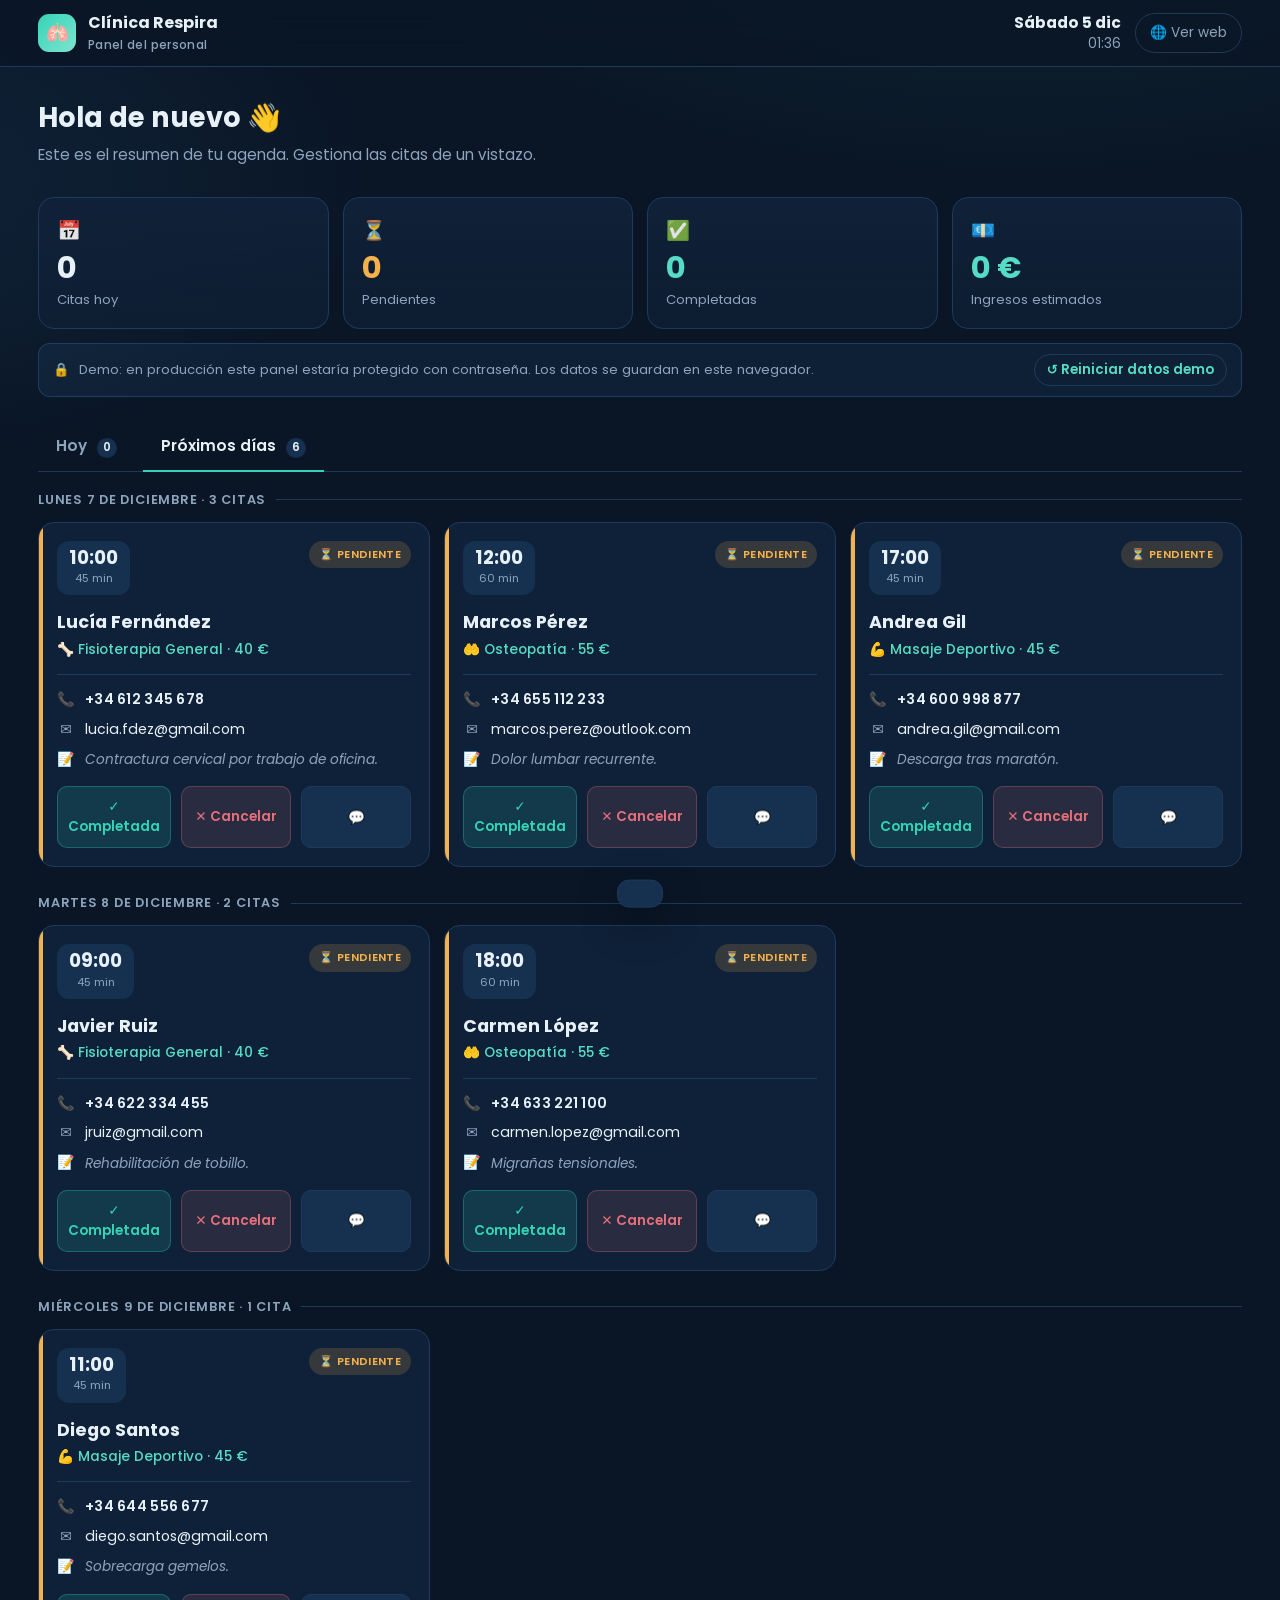
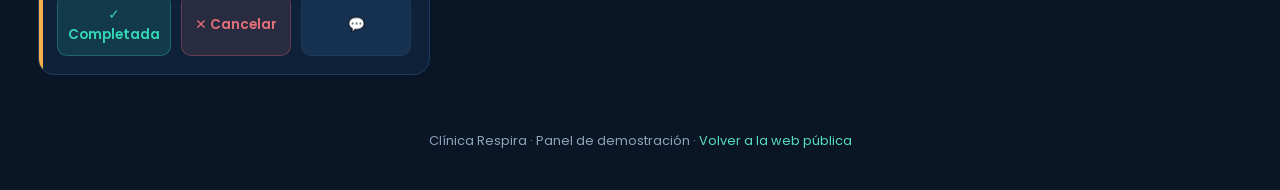
<file: dashboard.html>
<!DOCTYPE html>
<html lang="es">
<head>
  <meta charset="UTF-8" />
  <meta name="viewport" content="width=device-width, initial-scale=1.0" />
  <meta name="theme-color" content="#0A1626" />
  <title>Panel · Clínica Respira</title>
  <meta name="robots" content="noindex, nofollow" />

  <link rel="preconnect" href="https://fonts.googleapis.com" />
  <link rel="preconnect" href="https://fonts.gstatic.com" crossorigin />
  <link href="https://fonts.googleapis.com/css2?family=Poppins:wght@400;500;600;700&display=swap" rel="stylesheet" />

  <link rel="stylesheet" href="css/dashboard.css" />
</head>
<body>

  <!-- ===================== BARRA SUPERIOR ===================== -->
  <header class="topbar">
    <div class="wrap topbar-inner">
      <div class="tb-brand">
        <span class="logo">🫁</span>
        <div>
          Clínica Respira
          <small>Panel del personal</small>
        </div>
      </div>
      <div class="tb-right">
        <div class="tb-clock">
          <strong id="clockDate">—</strong>
          <span id="clockTime">—</span>
        </div>
        <a href="index.html" class="tb-link">🌐 Ver web</a>
      </div>
    </div>
  </header>

  <main class="wrap">

    <!-- Encabezado + KPIs -->
    <div class="page-head">
      <h1>Hola de nuevo 👋</h1>
      <p>Este es el resumen de tu agenda. Gestiona las citas de un vistazo.</p>
    </div>

    <section class="kpis" id="kpis"><!-- generado por JS --></section>

    <div class="demo-note">
      🔒 <span>Demo: en producción este panel estaría protegido con contraseña. Los datos se guardan en este navegador.</span>
      <button class="reset" id="resetBtn">↺ Reiniciar datos demo</button>
    </div>

    <!-- Pestañas -->
    <nav class="tabs">
      <button class="tab active" data-tab="hoy">Hoy <span class="badge" id="badgeHoy">0</span></button>
      <button class="tab" data-tab="proximos">Próximos días <span class="badge" id="badgeProx">0</span></button>
    </nav>

    <!-- Vista HOY -->
    <section id="vistaHoy">
      <div class="cards" id="cardsHoy"></div>
      <div class="empty hidden" id="emptyHoy">
        <div class="em-ic">☕</div>
        <h3>No hay citas para hoy</h3>
        <p>Cuando un paciente reserve desde la web, aparecerá aquí al instante.</p>
      </div>
    </section>

    <!-- Vista PRÓXIMOS -->
    <section id="vistaProximos" class="hidden">
      <div id="groupsProximos"></div>
      <div class="empty hidden" id="emptyProx">
        <div class="em-ic">🗓️</div>
        <h3>No hay citas próximas</h3>
        <p>Tu agenda de los próximos días está despejada.</p>
      </div>
    </section>

  </main>

  <footer class="foot">
    Clínica Respira · Panel de demostración · <a href="index.html">Volver a la web pública</a>
  </footer>

  <div class="toast" id="toast"></div>

  <script src="js/store.js"></script>
  <script src="js/dashboard.js"></script>
</body>
</html>
</file>
<file: css/dashboard.css>
/* ============================================================================
   CLÍNICA RESPIRA · dashboard.css
   Panel privado del dueño · Dark Mode · vista de citas "Hoy" y "Próximos días".
   ============================================================================ */

:root {
  /* Fondos oscuros */
  --bg-0: #0A1626;     /* fondo general */
  --bg-1: #0F2138;     /* superficie / tarjetas */
  --bg-2: #16304F;     /* superficie elevada / hover */
  --line: #1E3A5C;

  /* Acentos (misma familia que la marca) */
  --mint-500: #34D4B7;
  --mint-400: #56DCC4;
  --mint-600: #25B79C;
  --navy-accent: #3B82C4;

  /* Texto */
  --text: #E8F1F8;
  --muted: #8DA4BD;
  --muted-2: #5E7A94;

  /* Estados */
  --pendiente: #F5B14C;
  --completada: #34D4B7;
  --cancelada: #E5707A;

  --shadow: 0 14px 40px rgba(0, 0, 0, 0.35);
  --radius: 16px;
  --radius-lg: 20px;
  --grad-mint: linear-gradient(135deg, #34D4B7 0%, #7FE3D0 100%);
}

* , *::before, *::after { box-sizing: border-box; margin: 0; padding: 0; }

body {
  font-family: 'Poppins', system-ui, -apple-system, 'Segoe UI', Roboto, sans-serif;
  background:
    radial-gradient(1200px 600px at 80% -10%, rgba(52,212,183,0.10), transparent 60%),
    radial-gradient(900px 500px at -10% 10%, rgba(59,130,196,0.12), transparent 55%),
    var(--bg-0);
  color: var(--text);
  min-height: 100vh;
  line-height: 1.55;
  -webkit-font-smoothing: antialiased;
}

button { font-family: inherit; cursor: pointer; border: none; background: none; color: inherit; }
a { color: inherit; text-decoration: none; }

.wrap { max-width: 1240px; margin: 0 auto; padding: 0 18px; }

/* ----------------------------------------------------------------------------
   Cabecera del panel
   ---------------------------------------------------------------------------- */
.topbar {
  position: sticky; top: 0; z-index: 30;
  background: rgba(10, 22, 38, 0.82); backdrop-filter: blur(14px);
  border-bottom: 1px solid var(--line);
}
.topbar-inner { display: flex; align-items: center; justify-content: space-between; height: 66px; gap: 16px; }
.tb-brand { display: flex; align-items: center; gap: 12px; font-weight: 700; }
.tb-brand .logo {
  width: 38px; height: 38px; border-radius: 11px; background: var(--grad-mint);
  display: grid; place-items: center; color: #07261F; font-size: 1.15rem;
}
.tb-brand small { display: block; font-weight: 500; font-size: 0.74rem; color: var(--muted); letter-spacing: .03em; }
.tb-right { display: flex; align-items: center; gap: 14px; }
.tb-clock { text-align: right; font-size: 0.84rem; color: var(--muted); }
.tb-clock strong { display: block; color: var(--text); font-size: 0.96rem; }
.tb-link {
  font-size: 0.85rem; color: var(--muted); border: 1px solid var(--line);
  padding: 8px 14px; border-radius: 999px; transition: all .2s; display: inline-flex; gap: 6px; align-items: center;
}
.tb-link:hover { color: var(--text); border-color: var(--mint-600); background: var(--bg-1); }

/* ----------------------------------------------------------------------------
   Encabezado de página + KPIs
   ---------------------------------------------------------------------------- */
.page-head { padding: 30px 0 8px; }
.page-head h1 { font-size: 1.7rem; font-weight: 700; }
.page-head p { color: var(--muted); margin-top: 4px; font-size: 0.95rem; }

.kpis { display: grid; grid-template-columns: repeat(2, 1fr); gap: 14px; margin: 22px 0 8px; }
.kpi {
  background: linear-gradient(180deg, var(--bg-1), rgba(15,33,56,0.6));
  border: 1px solid var(--line); border-radius: var(--radius); padding: 18px;
  position: relative; overflow: hidden;
}
.kpi .kpi-ic { font-size: 1.2rem; opacity: .9; }
.kpi .kpi-val { font-size: 1.9rem; font-weight: 700; margin-top: 8px; line-height: 1; }
.kpi .kpi-label { color: var(--muted); font-size: 0.82rem; margin-top: 6px; }
.kpi.accent .kpi-val { color: var(--mint-400); }
.kpi.warn .kpi-val { color: var(--pendiente); }

@media (min-width: 760px) { .kpis { grid-template-columns: repeat(4, 1fr); } }

/* ----------------------------------------------------------------------------
   Pestañas Hoy / Próximos
   ---------------------------------------------------------------------------- */
.tabs { display: flex; gap: 8px; margin: 24px 0 18px; border-bottom: 1px solid var(--line); }
.tab {
  padding: 12px 18px; font-weight: 600; font-size: 0.95rem; color: var(--muted);
  border-bottom: 2px solid transparent; transition: color .2s, border-color .2s; position: relative; top: 1px;
}
.tab:hover { color: var(--text); }
.tab.active { color: var(--text); border-color: var(--mint-500); }
.tab .badge {
  display: inline-grid; place-items: center; min-width: 20px; height: 20px; padding: 0 6px;
  border-radius: 999px; background: var(--bg-2); color: var(--text); font-size: 0.72rem; margin-left: 6px;
}

/* ----------------------------------------------------------------------------
   Lista de citas (agrupada por día en "Próximos")
   ---------------------------------------------------------------------------- */
.day-group { margin-bottom: 26px; }
.day-group-title {
  font-size: 0.8rem; text-transform: uppercase; letter-spacing: .06em; color: var(--muted);
  font-weight: 600; margin-bottom: 12px; display: flex; align-items: center; gap: 10px;
}
.day-group-title::after { content: ''; flex: 1; height: 1px; background: var(--line); }

.cards { display: grid; gap: 14px; }
@media (min-width: 720px) { .cards { grid-template-columns: repeat(2, 1fr); } }
@media (min-width: 1080px) { .cards { grid-template-columns: repeat(3, 1fr); } }

/* Tarjeta de cita */
.appt {
  background: var(--bg-1); border: 1px solid var(--line); border-radius: var(--radius);
  padding: 18px; transition: transform .2s, border-color .2s, box-shadow .2s;
  position: relative; overflow: hidden;
}
.appt::before {
  content: ''; position: absolute; left: 0; top: 0; bottom: 0; width: 4px; background: var(--mint-500);
}
.appt.estado-completada::before { background: var(--completada); }
.appt.estado-cancelada::before { background: var(--cancelada); }
.appt.estado-pendiente::before { background: var(--pendiente); }
.appt:hover { transform: translateY(-3px); border-color: var(--bg-2); box-shadow: var(--shadow); }
.appt.estado-cancelada { opacity: 0.62; }

.appt-top { display: flex; align-items: flex-start; justify-content: space-between; gap: 10px; }
.appt-time {
  display: flex; flex-direction: column; align-items: center; justify-content: center;
  background: var(--bg-2); border-radius: 12px; padding: 8px 12px; min-width: 64px;
}
.appt-time .h { font-size: 1.15rem; font-weight: 700; line-height: 1; }
.appt-time .d { font-size: 0.7rem; color: var(--muted); margin-top: 3px; }

.appt-badge {
  font-size: 0.7rem; font-weight: 600; padding: 5px 10px; border-radius: 999px;
  text-transform: uppercase; letter-spacing: .03em;
}
.badge-pendiente { background: rgba(245,177,76,0.16); color: var(--pendiente); }
.badge-completada { background: rgba(52,212,183,0.16); color: var(--completada); }
.badge-cancelada { background: rgba(229,112,122,0.16); color: var(--cancelada); }

.appt-name { font-size: 1.1rem; font-weight: 700; margin-top: 14px; }
.appt-service { color: var(--mint-400); font-size: 0.86rem; font-weight: 500; margin-top: 2px; }

.appt-meta { display: grid; gap: 8px; margin-top: 14px; padding-top: 14px; border-top: 1px solid var(--line); }
.appt-meta .row { display: flex; align-items: center; gap: 10px; font-size: 0.88rem; color: var(--muted); }
.appt-meta .row .ic { width: 18px; text-align: center; }
.appt-meta .row .val { color: var(--text); }
.appt-phone { color: var(--text) !important; font-weight: 600; letter-spacing: .02em; }
.appt-motivo { font-size: 0.85rem; color: var(--muted); font-style: italic; }

.appt-actions { display: flex; gap: 10px; margin-top: 16px; }
.appt-actions .btn {
  flex: 1; padding: 10px; border-radius: 10px; font-weight: 600; font-size: 0.85rem;
  display: inline-flex; align-items: center; justify-content: center; gap: 6px; transition: all .2s;
}
.btn-done { background: rgba(52,212,183,0.14); color: var(--completada); border: 1px solid rgba(52,212,183,0.3); }
.btn-done:hover { background: var(--mint-500); color: #07261F; }
.btn-cancel { background: rgba(229,112,122,0.12); color: var(--cancelada); border: 1px solid rgba(229,112,122,0.3); }
.btn-cancel:hover { background: var(--cancelada); color: #2A0B0E; }
.btn-call { background: var(--bg-2); color: var(--text); border: 1px solid var(--line); }
.btn-call:hover { border-color: var(--mint-600); }
.btn-reopen { background: var(--bg-2); color: var(--muted); border: 1px solid var(--line); }
.btn-reopen:hover { color: var(--text); }

/* Estado vacío */
.empty {
  text-align: center; padding: 56px 20px; color: var(--muted);
  background: var(--bg-1); border: 1px dashed var(--line); border-radius: var(--radius-lg);
}
.empty .em-ic { font-size: 2.4rem; }
.empty h3 { color: var(--text); margin: 12px 0 6px; font-weight: 600; }

/* Aviso de demo */
.demo-note {
  display: flex; align-items: center; gap: 10px; flex-wrap: wrap;
  background: rgba(59,130,196,0.10); border: 1px solid rgba(59,130,196,0.3);
  color: var(--muted); font-size: 0.82rem; padding: 10px 14px; border-radius: 12px; margin-top: 14px;
}
.demo-note .reset {
  margin-left: auto; color: var(--mint-400); font-weight: 600; border: 1px solid var(--line);
  padding: 5px 12px; border-radius: 999px; transition: all .2s;
}
.demo-note .reset:hover { background: var(--bg-2); }

.hidden { display: none !important; }

/* Toast */
.toast {
  position: fixed; left: 50%; bottom: 26px; transform: translateX(-50%) translateY(120%);
  background: var(--bg-2); color: var(--text); padding: 13px 22px; border-radius: 12px;
  border: 1px solid var(--line); box-shadow: var(--shadow); font-size: 0.9rem; z-index: 100;
  transition: transform .4s cubic-bezier(.2,.8,.2,1.2);
}
.toast.show { transform: translateX(-50%) translateY(0); }

footer.foot { text-align: center; color: var(--muted); font-size: 0.8rem; padding: 30px 0 40px; }
footer.foot a { color: var(--mint-400); }

@media (prefers-reduced-motion: reduce) {
  * { transition-duration: .01ms !important; }
}
</file>
